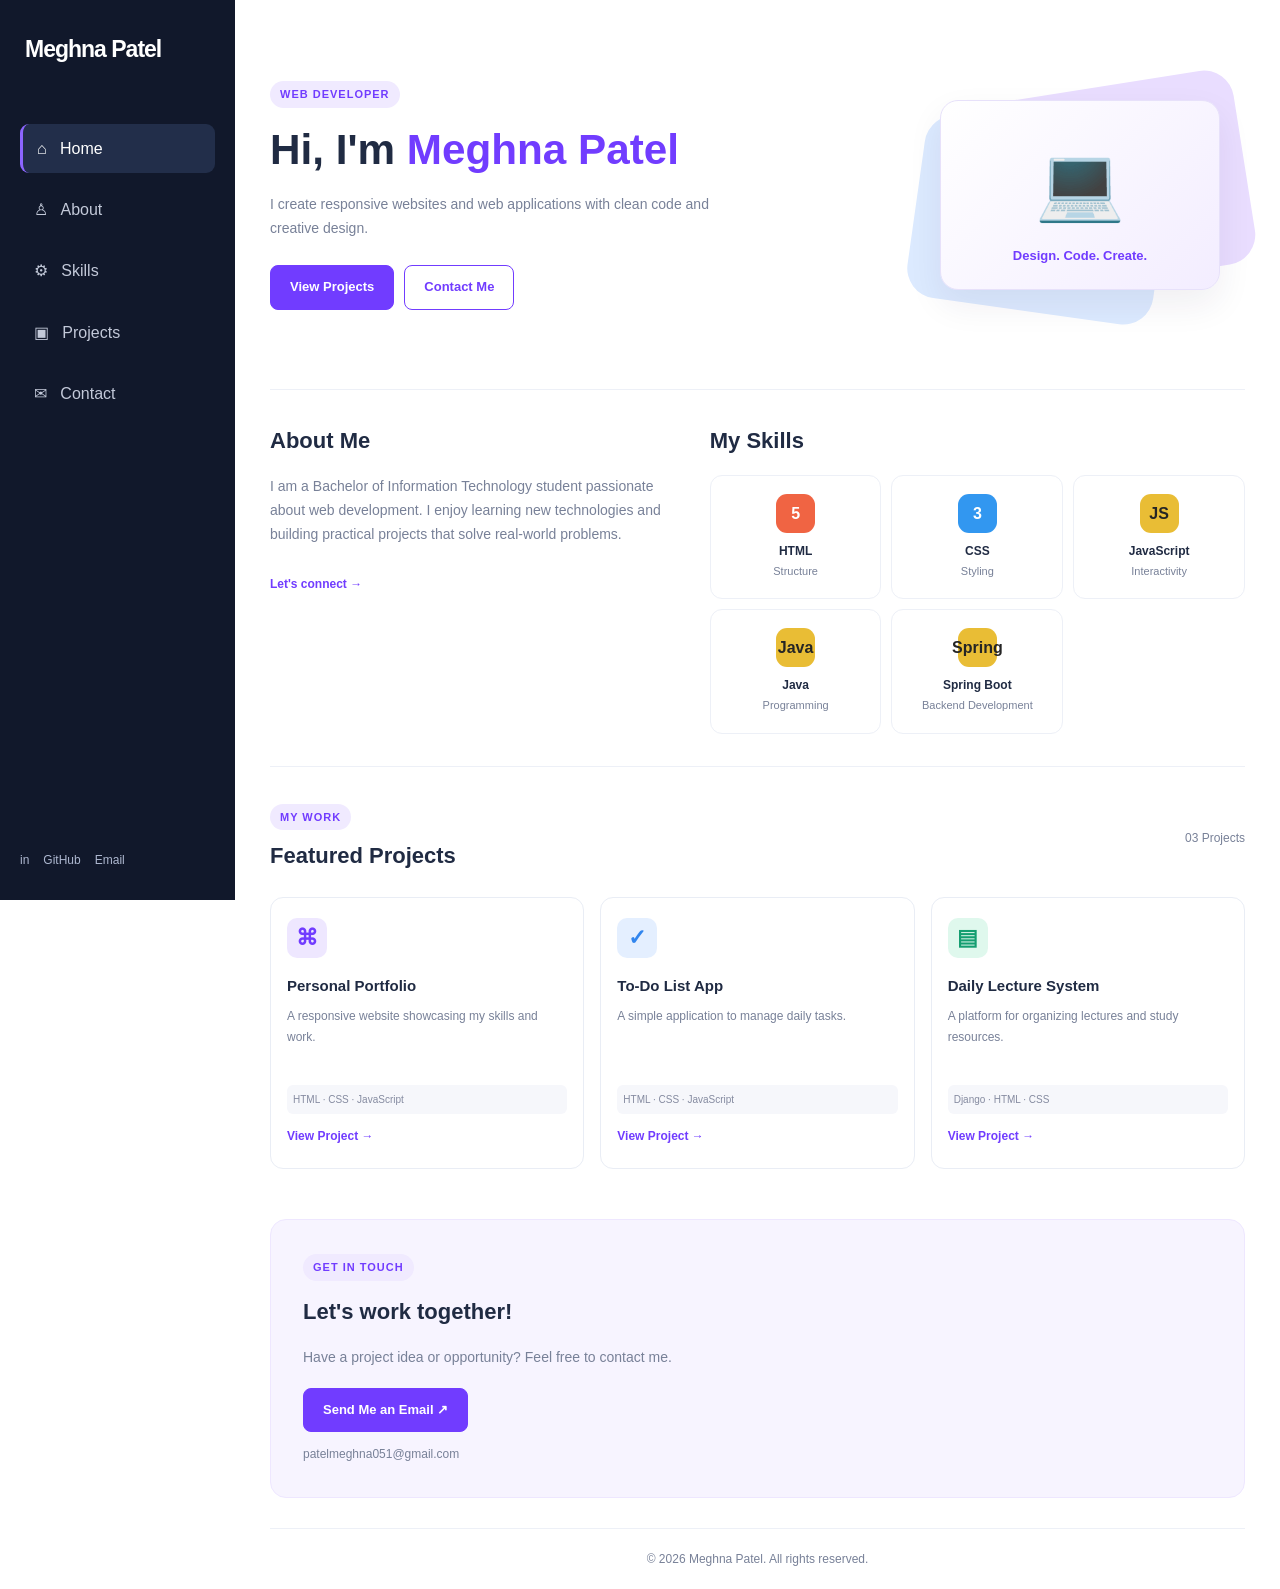
<file: PersonalPortfolio/index.html>
<!DOCTYPE html>
<html lang="en">
<head>
    <meta charset="UTF-8">
    <meta name="viewport" content="width=device-width, initial-scale=1.0">
    <title>Meghna Patel | Portfolio</title>
    <link rel="stylesheet" href="style.css">
</head>
<body>

    <aside class="sidebar">
        <h2 class="brand">Meghna Patel</h2>

        <nav>
            <a class="active" href="#home">⌂ &nbsp; Home</a>
            <a href="#about">♙ &nbsp; About</a>
            <a href="#skills">⚙ &nbsp; Skills</a>
            <a href="#projects">▣ &nbsp; Projects</a>
            <a href="#contact">✉ &nbsp; Contact</a>
        </nav>

        <div class="social">
            <a href="https://www.linkedin.com/" target="_blank">in</a>
            <a href="https://github.com/" target="_blank">GitHub</a>
            <a href="#contact">Email</a>
        </div>
    </aside>

    <main>
        <!-- Home -->
        <section id="home" class="hero">
            <div class="hero-content">
                <span class="tag">WEB DEVELOPER</span>
                <h1>Hi, I'm <span>Meghna Patel</span></h1>
                <p>
                    I create responsive websites and web applications
                    with clean code and creative design.
                </p>

                <div class="buttons">
                    <a href="#projects" class="btn">View Projects</a>
                    <a href="#contact" class="btn outline">Contact Me</a>
                </div>
            </div>

            <div class="hero-visual">
                <div class="decor decor-one"></div>
                <div class="decor decor-two"></div>
                <div class="photo-card">
                    <div class="laptop">💻</div>
                    <p>Design. Code. Create.</p>
                </div>
            </div>
        </section>

        <!-- About and Skills -->
        <section class="about-skills">
            <div id="about" class="about">
                <h2>About Me</h2>
                <p>
                    I am a Bachelor of Information Technology student
                    passionate about web development. I enjoy learning
                    new technologies and building practical projects
                    that solve real-world problems.
                </p>
                <a href="#contact" class="text-link">Let's connect →</a>
            </div>

            <div id="skills" class="skills">
                <h2>My Skills</h2>

                <div class="skill-grid">
                    <div class="skill-card">
                        <span class="skill-icon html">5</span>
                        <h3>HTML</h3>
                        <p>Structure</p>
                    </div>

                    <div class="skill-card">
                        <span class="skill-icon css">3</span>
                        <h3>CSS</h3>
                        <p>Styling</p>
                    </div>

                    <div class="skill-card">
                        <span class="skill-icon js">JS</span>
                        <h3>JavaScript</h3>
                        <p>Interactivity</p>
                    </div>

                     <div class="skill-card">
                        <span class="skill-icon js">Java</span>
                        <h3>Java</h3>
                        <p>Programming</p>
                    </div>

                     <div class="skill-card">
                        <span class="skill-icon js">Spring</span>
                        <h3>Spring Boot</h3>
                        <p>Backend Development</p>
                    </div>
                </div>
            </div>
        </section>

        <!-- Projects -->
        <section id="projects" class="projects">
            <div class="section-heading">
                <div>
                    <span class="tag">MY WORK</span>
                    <h2>Featured Projects</h2>
                </div>
                <span class="project-count">03 Projects</span>
            </div>

            <div class="project-grid">
                <article class="project-card">
                    <div class="project-symbol purple">⌘</div>
                    <h3>Personal Portfolio</h3>
                    <p>A responsive website showcasing my skills and work.</p>
                    <div class="tech">HTML · CSS · JavaScript</div>
                    <a href="#home" class="text-link">View Project →</a>
                </article>

                <article class="project-card">
                    <div class="project-symbol blue">✓</div>
                    <h3>To-Do List App</h3>
                    <p>A simple application to manage daily tasks.</p>
                    <div class="tech">HTML · CSS · JavaScript</div>
                    <a href="#contact" class="text-link">View Project →</a>
                </article>

                <article class="project-card">
                    <div class="project-symbol green">▤</div>
                    <h3>Daily Lecture System</h3>
                    <p>A platform for organizing lectures and study resources.</p>
                    <div class="tech">Django · HTML · CSS</div>
                    <a href="#contact" class="text-link">View Project →</a>
                </article>
            </div>
        </section>

        <!-- Contact -->
        <section id="contact" class="contact">
            <span class="tag">GET IN TOUCH</span>
            <h2>Let's work together!</h2>
            <p>Have a project idea or opportunity? Feel free to contact me.</p>
            <a href="mailto:patelmeghna051@gmail.com" class="btn">
                Send Me an Email ↗
            </a>
            <p class="email">patelmeghna051@gmail.com</p>
        </section>

        <footer>
            © <span id="year"></span> Meghna Patel. All rights reserved.
        </footer>
    </main>

    <script src="script.js"></script>
</body>
</html>
</file>
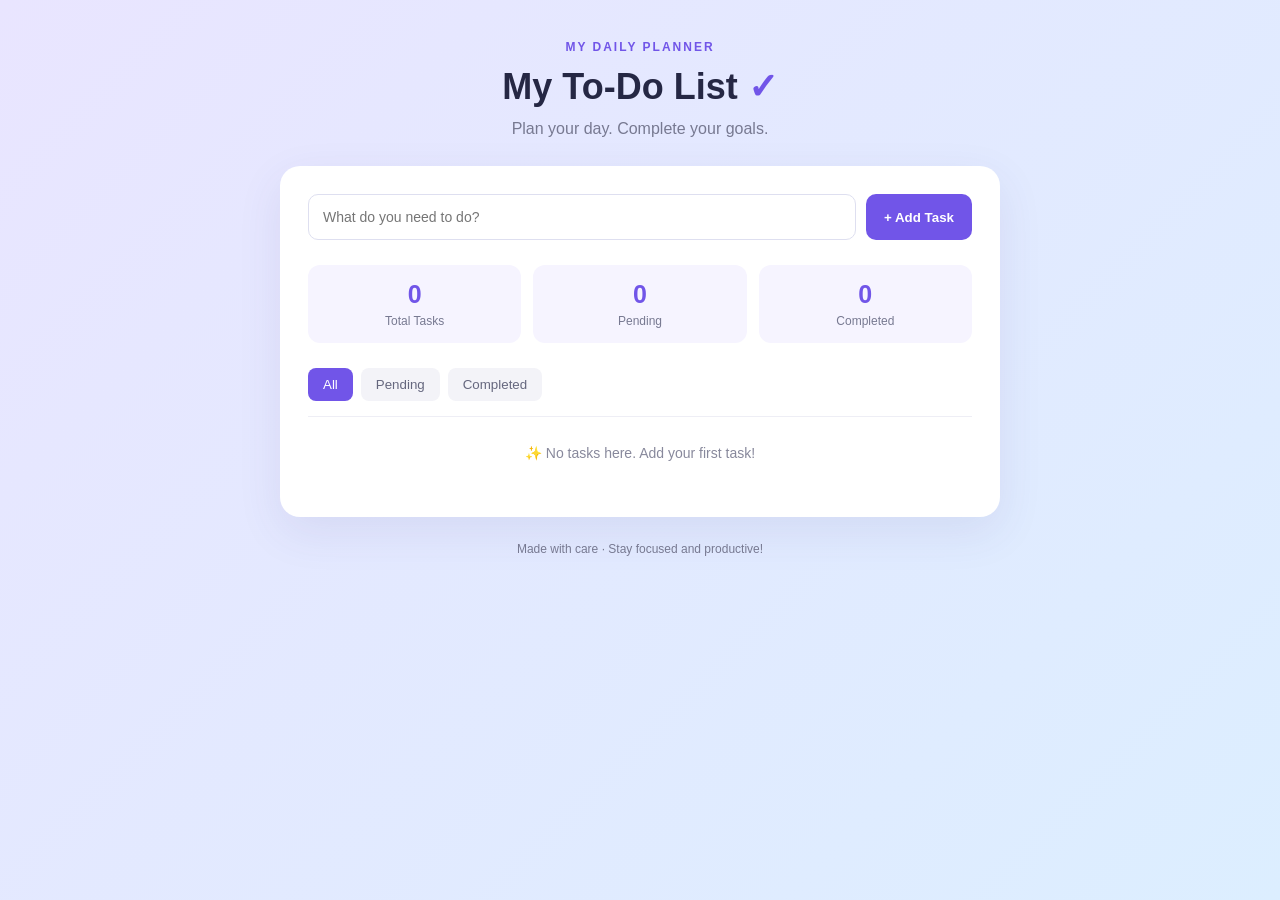
<file: Task2/index.html>
<!DOCTYPE html>
<html lang="en">
<head>
    <meta charset="UTF-8">
    <meta name="viewport" content="width=device-width, initial-scale=1.0">
    <title>My To-Do List</title>
    <link rel="stylesheet" href="style.css">
</head>
<body>

    <div class="container">
        <header>
            <p class="tag">MY DAILY PLANNER</p>
            <h1>My To-Do List <span>✓</span></h1>
            <p class="subtitle">Plan your day. Complete your goals.</p>
        </header>

        <section class="task-box">
            <form id="taskForm">
                <input
                    type="text"
                    id="taskInput"
                    placeholder="What do you need to do?"
                    autocomplete="off"
                    required
                >
                <button type="submit" id="addButton">+ Add Task</button>
            </form>

            <div class="summary">
                <div class="summary-card">
                    <span id="totalTasks">0</span>
                    <p>Total Tasks</p>
                </div>
                <div class="summary-card">
                    <span id="pendingTasks">0</span>
                    <p>Pending</p>
                </div>
                <div class="summary-card">
                    <span id="completedTasks">0</span>
                    <p>Completed</p>
                </div>
            </div>

            <div class="filters">
                <button class="filter active" data-filter="all">All</button>
                <button class="filter" data-filter="pending">Pending</button>
                <button class="filter" data-filter="completed">Completed</button>
            </div>

            <ul id="taskList"></ul>

            <p id="emptyMessage">✨ No tasks here. Add your first task!</p>

            <button type="button" id="clearCompleted" class="clear-btn">
                Clear Completed Tasks
            </button>
        </section>

        <footer>
            Made with care · Stay focused and productive!
        </footer>
    </div>

    <script src="script.js"></script>
</body>
</html>
</file>
<file: PersonalPortfolio/style.css>
* {
    margin: 0;
    padding: 0;
    box-sizing: border-box;
    scroll-behavior: smooth;
}

:root {
    --purple: #713cff;
    --dark: #11182b;
    --text: #202b43;
    --muted: #788198;
    --background: #ffffff;
}

body {
    font-family: Arial, sans-serif;
    background: var(--background);
    color: var(--text);
    line-height: 1.7;
}

/* Left Sidebar */
.sidebar {
    width: 235px;
    height: 100vh;
    position: fixed;
    top: 0;
    left: 0;
    background: var(--dark);
    color: white;
    padding: 30px 20px;
    display: flex;
    flex-direction: column;
    z-index: 10;
}

.brand {
    font-size: 23px;
    margin: 0 0 55px 5px;
    letter-spacing: -1px;
}

.sidebar nav {
    display: flex;
    flex-direction: column;
    gap: 12px;
}

.sidebar nav a {
    color: #c3c9d9;
    text-decoration: none;
    padding: 11px 14px;
    border-radius: 9px;
    transition: 0.3s;
}

.sidebar nav a:hover,
.sidebar nav a.active {
    background: #222e4a;
    color: white;
}

.sidebar nav a.active {
    border-left: 3px solid #8c65ff;
}

.social {
    margin-top: auto;
    display: flex;
    flex-wrap: wrap;
    gap: 14px;
}

.social a {
    color: #aeb8d0;
    text-decoration: none;
    font-size: 12px;
}

.social a:hover {
    color: #a78bfa;
}

/* Main Content */
main {
    margin-left: 235px;
    padding: 0 35px;
    max-width: 1500px;
}

/* Home */
.hero {
    min-height: 390px;
    display: flex;
    align-items: center;
    justify-content: space-between;
    gap: 30px;
    padding: 45px 0;
    border-bottom: 1px solid #edf0f7;
}

.hero-content {
    flex: 1;
    max-width: 460px;
}

.tag {
    display: inline-block;
    color: var(--purple);
    background: #f0eaff;
    font-size: 11px;
    font-weight: bold;
    letter-spacing: 1px;
    padding: 4px 10px;
    border-radius: 20px;
}

.hero h1 {
    font-size: clamp(28px, 3.3vw, 43px);
    line-height: 1.25;
    margin: 16px 0;
}

.hero h1 span {
    color: var(--purple);
}

.hero-content > p,
.about p,
.project-card p,
.contact > p {
    color: var(--muted);
    font-size: 14px;
}

.buttons {
    display: flex;
    flex-wrap: wrap;
    gap: 10px;
    margin-top: 25px;
}

.btn {
    display: inline-block;
    padding: 10px 19px;
    border: 1px solid var(--purple);
    background: var(--purple);
    color: white;
    text-decoration: none;
    border-radius: 8px;
    font-size: 13px;
    font-weight: bold;
    transition: 0.3s;
}

.btn:hover {
    transform: translateY(-3px);
    box-shadow: 0 8px 20px #713cff30;
}

.btn.outline {
    background: white;
    color: var(--purple);
}

/* Hero Illustration */
.hero-visual {
    flex: 1;
    max-width: 330px;
    height: 245px;
    position: relative;
    display: flex;
    align-items: center;
    justify-content: center;
}

.decor {
    position: absolute;
    border-radius: 30px;
    background: #e9ddff;
    transform: rotate(-9deg);
}

.decor-one {
    width: 85%;
    height: 80%;
    right: 0;
    top: 15px;
}

.decor-two {
    width: 75%;
    height: 75%;
    background: #dceaff;
    left: 0;
    bottom: 5px;
    transform: rotate(8deg);
}

.photo-card {
    width: 85%;
    height: 190px;
    background: linear-gradient(135deg, #ffffff, #f3edff);
    border: 1px solid #e7e1fa;
    box-shadow: 0 15px 35px #28204b12;
    border-radius: 18px;
    position: relative;
    z-index: 1;
    display: flex;
    flex-direction: column;
    align-items: center;
    justify-content: center;
}

.laptop {
    font-size: 72px;
}

.photo-card p {
    color: var(--purple);
    font-weight: bold;
    font-size: 13px;
}

/* About and Skills */
.about-skills {
    display: grid;
    grid-template-columns: 1fr 1.3fr;
    gap: 28px;
    padding: 32px 0;
    border-bottom: 1px solid #edf0f7;
}

.about-skills h2,
.projects h2,
.contact h2 {
    font-size: 22px;
    margin-bottom: 16px;
}

.about p {
    margin-bottom: 15px;
}

.text-link {
    display: inline-block;
    color: var(--purple);
    text-decoration: none;
    font-size: 12px;
    font-weight: bold;
    margin-top: 12px;
}

.text-link:hover {
    text-decoration: underline;
}

.skill-grid {
    display: grid;
    grid-template-columns: repeat(3, minmax(0, 1fr));
    gap: 10px;
}

.skill-card {
    text-align: center;
    padding: 18px 5px;
    border: 1px solid #edf0f7;
    border-radius: 12px;
    background: #fff;
    transition: 0.3s;
}

.skill-card:hover {
    transform: translateY(-5px);
    border-color: #cbbaff;
    box-shadow: 0 8px 20px #713cff12;
}

.skill-icon {
    display: inline-flex;
    width: 39px;
    height: 39px;
    justify-content: center;
    align-items: center;
    border-radius: 11px;
    color: white;
    font-weight: bold;
    margin-bottom: 8px;
}

.html {
    background: #f06443;
}

.css {
    background: #3297f0;
}

.js {
    background: #e9bd35;
    color: #252525;
}

.skill-card h3 {
    font-size: 12px;
}

.skill-card p {
    font-size: 11px;
    color: var(--muted);
}

/* Projects */
.projects {
    padding: 35px 0;
}

.section-heading {
    display: flex;
    align-items: center;
    justify-content: space-between;
    gap: 15px;
    margin-bottom: 22px;
}

.section-heading h2 {
    margin: 7px 0 0;
}

.project-count {
    font-size: 12px;
    color: var(--muted);
}

.project-grid {
    display: grid;
    grid-template-columns: repeat(3, minmax(0, 1fr));
    gap: 16px;
}

.project-card {
    padding: 20px 16px;
    border: 1px solid #e9edf5;
    border-radius: 13px;
    background: white;
    transition: 0.3s;
}

.project-card:hover {
    transform: translateY(-6px);
    box-shadow: 0 12px 28px #1e2a4512;
}

.project-symbol {
    width: 40px;
    height: 40px;
    display: flex;
    align-items: center;
    justify-content: center;
    border-radius: 10px;
    font-size: 22px;
    font-weight: bold;
    margin-bottom: 15px;
}

.purple {
    background: #eee7ff;
    color: #713cff;
}

.blue {
    background: #e4efff;
    color: #3185ee;
}

.green {
    background: #dff8ed;
    color: #159e71;
}

.project-card h3 {
    font-size: 15px;
    margin-bottom: 8px;
}

.project-card p {
    min-height: 65px;
    font-size: 12px;
}

.tech {
    color: #858ba0;
    background: #f6f7fb;
    padding: 6px;
    border-radius: 6px;
    font-size: 10px;
    margin-top: 14px;
}

/* Contact */
.contact {
    background: #f7f4ff;
    border: 1px solid #eee7ff;
    border-radius: 16px;
    padding: 32px;
    margin: 15px 0 30px;
}

.contact h2 {
    margin-top: 12px;
}

.contact .btn {
    margin-top: 18px;
}

.email {
    margin-top: 12px;
    font-size: 12px !important;
}

footer {
    padding: 20px 0;
    text-align: center;
    font-size: 12px;
    color: var(--muted);
    border-top: 1px solid #edf0f7;
}

/* Responsive Design */
@media (max-width: 1050px) {
    .sidebar {
        width: 190px;
    }

    main {
        margin-left: 190px;
        padding: 0 22px;
    }

    .about-skills {
        grid-template-columns: 1fr;
    }

    .project-grid {
        grid-template-columns: repeat(2, minmax(0, 1fr));
    }
}

@media (max-width: 650px) {
    .sidebar {
        width: 100%;
        height: auto;
        position: sticky;
        padding: 13px 15px;
    }

    .brand {
        font-size: 20px;
        margin: 0 0 10px;
    }

    .sidebar nav {
        flex-direction: row;
        gap: 5px;
        overflow-x: auto;
    }

    .sidebar nav a {
        white-space: nowrap;
        padding: 7px 10px;
        font-size: 12px;
    }

    .sidebar nav a.active {
        border-left: 0;
        border-bottom: 2px solid #8c65ff;
    }

    .social {
        display: none;
    }

    main {
        margin-left: 0;
        padding: 0 18px;
    }

    .hero {
        flex-direction: column;
        align-items: stretch;
        padding: 35px 0;
    }

    .hero-visual {
        width: 100%;
        margin: auto;
    }

    .hero h1 {
        font-size: 32px;
    }

    .about-skills {
        gap: 25px;
    }

    .project-grid {
        grid-template-columns: 1fr;
    }

    .project-card p {
        min-height: auto;
    }

    .contact {
        padding: 23px;
    }
}
</file>
<file: Task2/style.css>
* {
    margin: 0;
    padding: 0;
    box-sizing: border-box;
}

body {
    font-family: Arial, sans-serif;
    min-height: 100vh;
    background: linear-gradient(135deg, #e9e5ff, #dceeff);
    color: #252744;
    padding: 40px 16px;
}

.container {
    max-width: 720px;
    margin: auto;
}

header {
    text-align: center;
    margin-bottom: 28px;
}

.tag {
    color: #7155e8;
    font-size: 12px;
    font-weight: bold;
    letter-spacing: 2px;
}

h1 {
    font-size: 36px;
    margin: 12px 0;
}

h1 span {
    color: #7155e8;
}

.subtitle {
    color: #777991;
}

.task-box {
    background: white;
    border-radius: 20px;
    padding: 28px;
    box-shadow: 0 15px 45px #46408c18;
}

#taskForm {
    display: flex;
    gap: 10px;
}

#taskInput {
    flex: 1;
    min-width: 0;
    padding: 14px;
    border: 1px solid #dedff0;
    border-radius: 10px;
    outline: none;
    font-size: 14px;
}

#taskInput:focus {
    border-color: #7155e8;
    box-shadow: 0 0 0 3px #7155e815;
}

button {
    cursor: pointer;
    font-family: inherit;
}

#addButton {
    border: none;
    border-radius: 10px;
    padding: 13px 18px;
    background: #7155e8;
    color: white;
    font-weight: bold;
}

#addButton:hover {
    background: #5b3ed0;
}

.summary {
    display: grid;
    grid-template-columns: repeat(3, 1fr);
    gap: 12px;
    margin: 25px 0;
}

.summary-card {
    padding: 15px 5px;
    text-align: center;
    background: #f6f4ff;
    border-radius: 12px;
}

.summary-card span {
    color: #7155e8;
    font-size: 25px;
    font-weight: bold;
}

.summary-card p {
    font-size: 12px;
    color: #777991;
    margin-top: 5px;
}

.filters {
    display: flex;
    gap: 8px;
    padding-bottom: 15px;
    border-bottom: 1px solid #eeeef5;
}

.filter {
    padding: 9px 15px;
    border: none;
    border-radius: 8px;
    background: #f3f3f8;
    color: #65677e;
}

.filter.active {
    background: #7155e8;
    color: white;
}

#taskList {
    list-style: none;
}

.task-item {
    display: flex;
    align-items: center;
    gap: 12px;
    padding: 15px 0;
    border-bottom: 1px solid #eeeef5;
}

.task-item input[type="checkbox"] {
    width: 18px;
    height: 18px;
    accent-color: #7155e8;
    cursor: pointer;
    flex-shrink: 0;
}

.task-text {
    flex: 1;
    overflow-wrap: anywhere;
    font-size: 14px;
}

.task-item.completed .task-text {
    text-decoration: line-through;
    color: #999bad;
}

.task-actions {
    display: flex;
    gap: 6px;
}

.edit-btn,
.delete-btn {
    border: none;
    padding: 7px 9px;
    border-radius: 7px;
    font-size: 12px;
}

.edit-btn {
    color: #5b45c9;
    background: #eeeaff;
}

.delete-btn {
    color: #d9485f;
    background: #fff0f1;
}

#emptyMessage {
    color: #88899c;
    text-align: center;
    padding: 28px 5px;
    font-size: 14px;
}

.clear-btn {
    margin-top: 20px;
    border: none;
    background: transparent;
    color: #d9485f;
    font-size: 13px;
}

.clear-btn:hover {
    text-decoration: underline;
}

footer {
    text-align: center;
    margin-top: 25px;
    color: #777991;
    font-size: 12px;
}

@media (max-width: 480px) {
    body {
        padding: 25px 12px;
    }

    h1 {
        font-size: 28px;
    }

    .task-box {
        padding: 18px;
    }

    #taskForm {
        flex-direction: column;
    }

    #addButton {
        padding: 13px;
    }

    .summary {
        gap: 7px;
    }

    .summary-card p {
        font-size: 11px;
    }

    .filters {
        gap: 5px;
    }

    .filter {
        flex: 1;
        padding: 9px 5px;
        font-size: 12px;
    }

    .task-item {
        gap: 8px;
    }

    .task-actions {
        gap: 4px;
    }

    .edit-btn,
    .delete-btn {
        padding: 7px 6px;
    }
}
</file>
